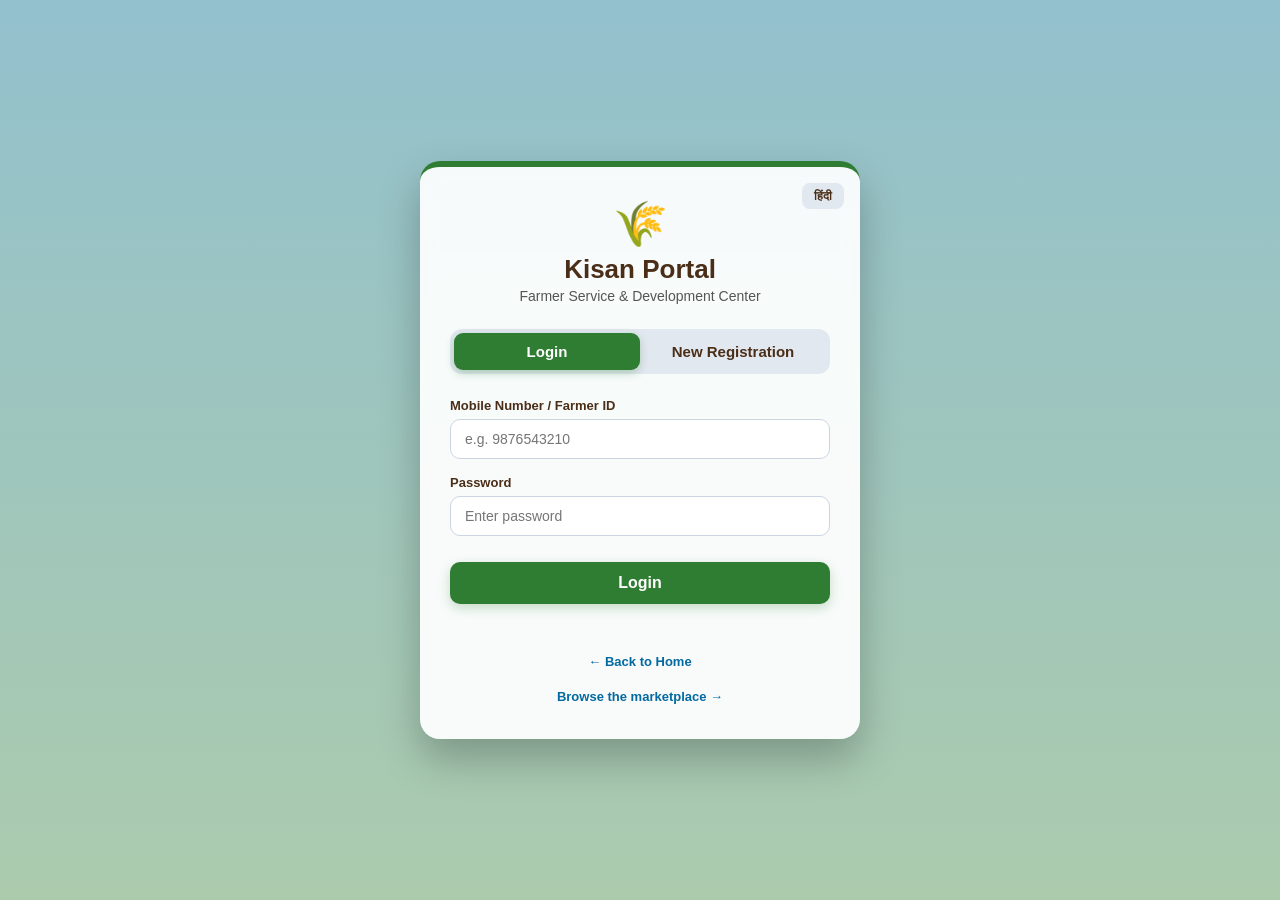
<file: standalone-pages/auth/auth.html>
<!DOCTYPE html>
<html lang="en">
<head>
  <meta charset="UTF-8">
  <meta name="viewport" content="width=device-width, initial-scale=1.0">
  <title>Kisan Portal | Login & Registration</title>
  <link rel="icon" href="data:image/svg+xml,<svg xmlns='http://www.w3.org/2000/svg' viewBox='0 0 100 100'><text y='.9em' font-size='90'>🌾</text></svg>">
  <style>
    * {
      margin: 0;
      padding: 0;
      box-sizing: border-box;
      font-family: 'Segoe UI', Tahoma, Geneva, Verdana, sans-serif;
    }

    body {
      min-height: 100vh;
      display: flex;
      justify-content: center;
      align-items: center;
      padding: 20px;
      /* body background */
      background: linear-gradient(rgba(14, 116, 144, 0.45), rgba(46, 125, 50, 0.4)), 
                  url('https://images.unsplash.com/photo-1500937386664-56d1dfef3854?q=80&w=1920&auto=format&fit=crop') no-repeat center center fixed;
      background-size: cover;
    }

    /* Glassmorphic White Card */
    .auth-card {
      background: rgba(255, 255, 255, 0.92);
      backdrop-filter: blur(8px);
      -webkit-backdrop-filter: blur(8px);
      width: 100%;
      max-width: 440px;
      padding: 35px 30px;
      border-radius: 20px;
      box-shadow: 0 20px 40px rgba(0, 0, 0, 0.25);
      border-top: 6px solid #2e7d32;
      position: relative;
    }

    /* Language toggle button */
    .lang-toggle {
      position: absolute;
      top: 16px;
      right: 16px;
      background: #e2e8f0;
      color: #4a2e18;
      border: none;
      padding: 6px 12px;
      border-radius: 8px;
      font-size: 12px;
      font-weight: 700;
      cursor: pointer;
      transition: 0.2s;
    }

    .lang-toggle:hover {
      background: #cbd5e1;
    }

    .header-box {
      text-align: center;
      margin-bottom: 25px;
    }

    .header-box .icon {
      font-size: 44px;
      line-height: 1;
    }

    .header-box h2 {
      color: #4a2e18; /* Rich Soil Brown */
      font-size: 26px;
      margin-top: 8px;
      font-weight: 700;
    }

    .header-box p {
      color: #555;
      font-size: 14px;
      margin-top: 3px;
    }

    /* Tab Switcher */
    .tab-container {
      display: flex;
      background: #e2e8f0;
      padding: 4px;
      border-radius: 12px;
      margin-bottom: 24px;
    }

    .tab-btn {
      flex: 1;
      padding: 10px;
      border: none;
      background: transparent;
      font-size: 15px;
      font-weight: 600;
      color: #4a2e18;
      cursor: pointer;
      border-radius: 9px;
      transition: 0.3s ease;
    }

    .tab-btn.active {
      background: #2e7d32;
      color: #ffffff;
      box-shadow: 0 3px 8px rgba(46, 125, 50, 0.3);
    }

    .form-box {
      display: none;
    }

    .form-box.active {
      display: block;
    }

    .input-group {
      margin-bottom: 16px;
    }

    .input-group label {
      display: block;
      font-size: 13px;
      font-weight: 600;
      color: #4a2e18;
      margin-bottom: 6px;
    }

    .input-group input {
      width: 100%;
      padding: 11px 14px;
      border: 1.5px solid #cbd5e1;
      border-radius: 10px;
      outline: none;
      font-size: 14px;
      background: #ffffff;
      transition: 0.3s;
    }

    .input-group input:focus {
      border-color: #0284c7; /* Sky blue glow */
      box-shadow: 0 0 0 3px rgba(2, 132, 199, 0.15);
    }

    .submit-btn {
      width: 100%;
      padding: 12px;
      background: #2e7d32;
      color: #ffffff;
      border: none;
      border-radius: 10px;
      font-size: 16px;
      font-weight: 600;
      cursor: pointer;
      transition: 0.3s;
      margin-top: 10px;
      box-shadow: 0 4px 12px rgba(46, 125, 50, 0.25);
    }

    .submit-btn:hover {
      background: #256628;
      transform: translateY(-1px);
    }

    .home-link {
      display: block;
      text-align: center;
      margin-top: 20px;
      font-size: 13px;
      color: #0369a1;
      text-decoration: none;
      font-weight: 600;
    }

    .home-link:hover {
      text-decoration: underline;
    }
  </style>
</head>
<body>

  <div class="auth-card">
    <button class="lang-toggle" id="langToggleBtn" onclick="toggleLanguage()">हिंदी</button>

    <div class="header-box">
      <div class="icon">🌾</div>
      <h2 data-i18n="title">Kisan Portal</h2>
      <p data-i18n="subtitle">Farmer Service & Development Center</p>
    </div>

    <div class="tab-container">
      <button class="tab-btn active" id="loginTabBtn" onclick="switchTab('login')" data-i18n="loginTab">Login</button>
      <button class="tab-btn" id="registerTabBtn" onclick="switchTab('register')" data-i18n="registerTab">New Registration</button>
    </div>

    <!-- LOGIN FORM -->
    <form id="loginForm" class="form-box active" onsubmit="handleLogin(event)">
      <div class="input-group">
        <label data-i18n="loginIdLabel">Mobile Number / Farmer ID</label>
        <input type="text" id="loginId" data-i18n-placeholder="loginIdPlaceholder" placeholder="e.g. 9876543210" required>
      </div>

      <div class="input-group">
        <label data-i18n="passwordLabel">Password</label>
        <input type="password" id="loginPassword" data-i18n-placeholder="passwordPlaceholder" placeholder="Enter password" required>
      </div>

      <button type="submit" class="submit-btn" data-i18n="loginBtn">Login</button>
    </form>

    <!-- REGISTRATION FORM -->
    <form id="registerForm" class="form-box" onsubmit="handleRegister(event)">
      <div class="input-group">
        <label data-i18n="nameLabel">Farmer's Name</label>
        <input type="text" id="regName" data-i18n-placeholder="namePlaceholder" placeholder="Enter your full name" required>
      </div>

      <div class="input-group">
        <label data-i18n="phoneLabel">Mobile Number</label>
        <input type="tel" id="regPhone" data-i18n-placeholder="phonePlaceholder" placeholder="10-digit mobile number" pattern="[0-9]{10}" required>
      </div>

      <div class="input-group">
        <label data-i18n="createPasswordLabel">Create Password</label>
        <input type="password" id="regPassword" data-i18n-placeholder="createPasswordPlaceholder" placeholder="Create a new password" required>
      </div>

      <div class="input-group">
        <label data-i18n="roleLabel">Account type</label>
        <select id="regRole" style="width:100%;padding:11px 14px;border:1.5px solid #cbd5e1;border-radius:10px;font-size:14px;background:#fff">
          <option value="farmer">Farmer</option>
          <option value="customer">Customer</option>
        </select>
      </div>

      <button type="submit" class="submit-btn" data-i18n="registerBtn">Complete Registration</button>
    </form>

    <p id="authError" style="color:#b91c1c;font-size:13px;margin-top:12px;min-height:18px"></p>
    <a href="/" class="home-link" data-i18n="homeLink">← Back to Home</a>
    <a href="/marketplace" class="home-link">Browse the marketplace →</a>
  </div>

  <script>
    const translations = {
      en: {
        title: "Kisan Portal",
        subtitle: "Farmer Service & Development Center",
        loginTab: "Login",
        registerTab: "New Registration",
        loginIdLabel: "Mobile Number / Farmer ID",
        loginIdPlaceholder: "e.g. 9876543210",
        passwordLabel: "Password",
        passwordPlaceholder: "Enter password",
        loginBtn: "Login",
        nameLabel: "Farmer's Name",
        namePlaceholder: "Enter your full name",
        phoneLabel: "Mobile Number",
        phonePlaceholder: "10-digit mobile number",
        createPasswordLabel: "Create Password",
        createPasswordPlaceholder: "Create a new password",
        registerBtn: "Complete Registration",
        homeLink: "← Back to Home",
        toggleLabel: "हिंदी",
        welcomeMsg: (name) => `Congratulations ${name}! Your account has been created successfully. Please login now.`,
        loginWelcome: (name) => `Welcome, ${name}!`,
        noAccount: "No farmer account found! Please register first.",
        wrongCreds: "Incorrect mobile number or password!"
      },
      hi: {
        title: "किसान पोर्टल",
        subtitle: "अन्नदाता सेवा और विकास केंद्र",
        loginTab: "लॉग इन",
        registerTab: "नया पंजीकरण",
        loginIdLabel: "मोबाइल नंबर / किसान ID",
        loginIdPlaceholder: "उदा. 9876543210",
        passwordLabel: "पासवर्ड",
        passwordPlaceholder: "पासवर्ड दर्ज करें",
        loginBtn: "लॉग इन करें",
        nameLabel: "किसान का नाम",
        namePlaceholder: "अपना पूरा नाम लिखें",
        phoneLabel: "मोबाइल नंबर",
        phonePlaceholder: "10 अंकों का मोबाइल नंबर",
        createPasswordLabel: "पासवर्ड बनाएं",
        createPasswordPlaceholder: "नया पासवर्ड बनाएं",
        registerBtn: "पंजीकरण पूरा करें",
        homeLink: "← मुख्य पृष्ठ पर वापस जाएं",
        toggleLabel: "English",
        welcomeMsg: (name) => `बधाई हो ${name} जी! आपका खाता सफलतापूर्वक बन गया है। अब लॉग इन करें।`,
        loginWelcome: (name) => `स्वागत है, ${name} जी!`,
        noAccount: "कोई किसान खाता नहीं मिला! कृपया पहले नया पंजीकरण करें।",
        wrongCreds: "गलत मोबाइल नंबर या पासवर्ड!"
      }
    };

    let currentLang = 'en';

    function applyTranslations() {
      const t = translations[currentLang];

      document.querySelectorAll('[data-i18n]').forEach(el => {
        const key = el.getAttribute('data-i18n');
        if (t[key]) el.textContent = t[key];
      });

      document.querySelectorAll('[data-i18n-placeholder]').forEach(el => {
        const key = el.getAttribute('data-i18n-placeholder');
        if (t[key]) el.setAttribute('placeholder', t[key]);
      });

      document.getElementById('langToggleBtn').textContent = t.toggleLabel;
      document.documentElement.lang = currentLang;
    }

    function toggleLanguage() {
      currentLang = currentLang === 'en' ? 'hi' : 'en';
      applyTranslations();
    }

    function switchTab(mode) {
      const loginForm = document.getElementById('loginForm');
      const regForm = document.getElementById('registerForm');
      const loginBtn = document.getElementById('loginTabBtn');
      const regBtn = document.getElementById('registerTabBtn');

      if (mode === 'login') {
        loginForm.classList.add('active');
        regForm.classList.remove('active');
        loginBtn.classList.add('active');
        regBtn.classList.remove('active');
      } else {
        loginForm.classList.remove('active');
        regForm.classList.add('active');
        loginBtn.classList.remove('active');
        regBtn.classList.add('active');
      }
    }

    const API = window.KISAN_API_URL || (location.hostname === "localhost" || location.hostname === "127.0.0.1" ? "http://127.0.0.1:8000" : location.origin);
    // Phone numbers are mapped to an email-shaped login id. The domain
    // must pass the backend's EmailStr validation: "@kisan.local" is
    // rejected (".local" is a reserved special-use name), so use
    // "@phone.kisan.direct" instead. This is a login id only, not a
    // real mailbox; no email is ever sent to it.
    function toEmail(id){ return id.includes("@") ? id : id + "@phone.kisan.direct"; }
    async function handleRegister(e) {
      e.preventDefault();
      const t = translations[currentLang];
      const name = document.getElementById('regName').value;
      const email = toEmail(document.getElementById('regPhone').value.trim());
      const password = document.getElementById('regPassword').value;
      const role = document.getElementById('regRole').value;
      try {
        const r = await fetch(API + "/api/register", {method:"POST", headers:{"Content-Type":"application/json"},
          body: JSON.stringify({name, email, password, role})});
        const d = await r.json();
        if(!r.ok) throw new Error(d.detail || "Registration failed");
        localStorage.setItem('kdToken', d.access_token);
        localStorage.setItem('kdUser', JSON.stringify({id:d.id, name:d.name, email:d.email, role:d.role}));
        alert(t.welcomeMsg(name));
        window.location.href = role === 'farmer' ? '/dashboard' : '/marketplace';
      } catch(err){ document.getElementById('authError').textContent = err.message; }
    }

    async function handleLogin(e) {
      e.preventDefault();
      const t = translations[currentLang];
      const email = toEmail(document.getElementById('loginId').value.trim());
      const password = document.getElementById('loginPassword').value;
      try {
        const r = await fetch(API + "/api/login", {method:"POST", headers:{"Content-Type":"application/json"},
          body: JSON.stringify({email, password})});
        const d = await r.json();
        if(!r.ok) throw new Error(d.detail || "Login failed");
        localStorage.setItem('kdToken', d.access_token);
        localStorage.setItem('kdUser', JSON.stringify({id:d.id, name:d.name, email:d.email, role:d.role}));
        alert(t.loginWelcome(d.name));
        window.location.href = d.role === 'farmer' ? '/dashboard' : '/marketplace';
      } catch(err){ document.getElementById('authError').textContent = t.wrongCreds; }
    }

    const _tab = new URLSearchParams(location.search).get('tab');
    if (_tab === 'register' || _tab === 'login') switchTab(_tab);
    applyTranslations();
  </script>

</body>
</html>
</file>
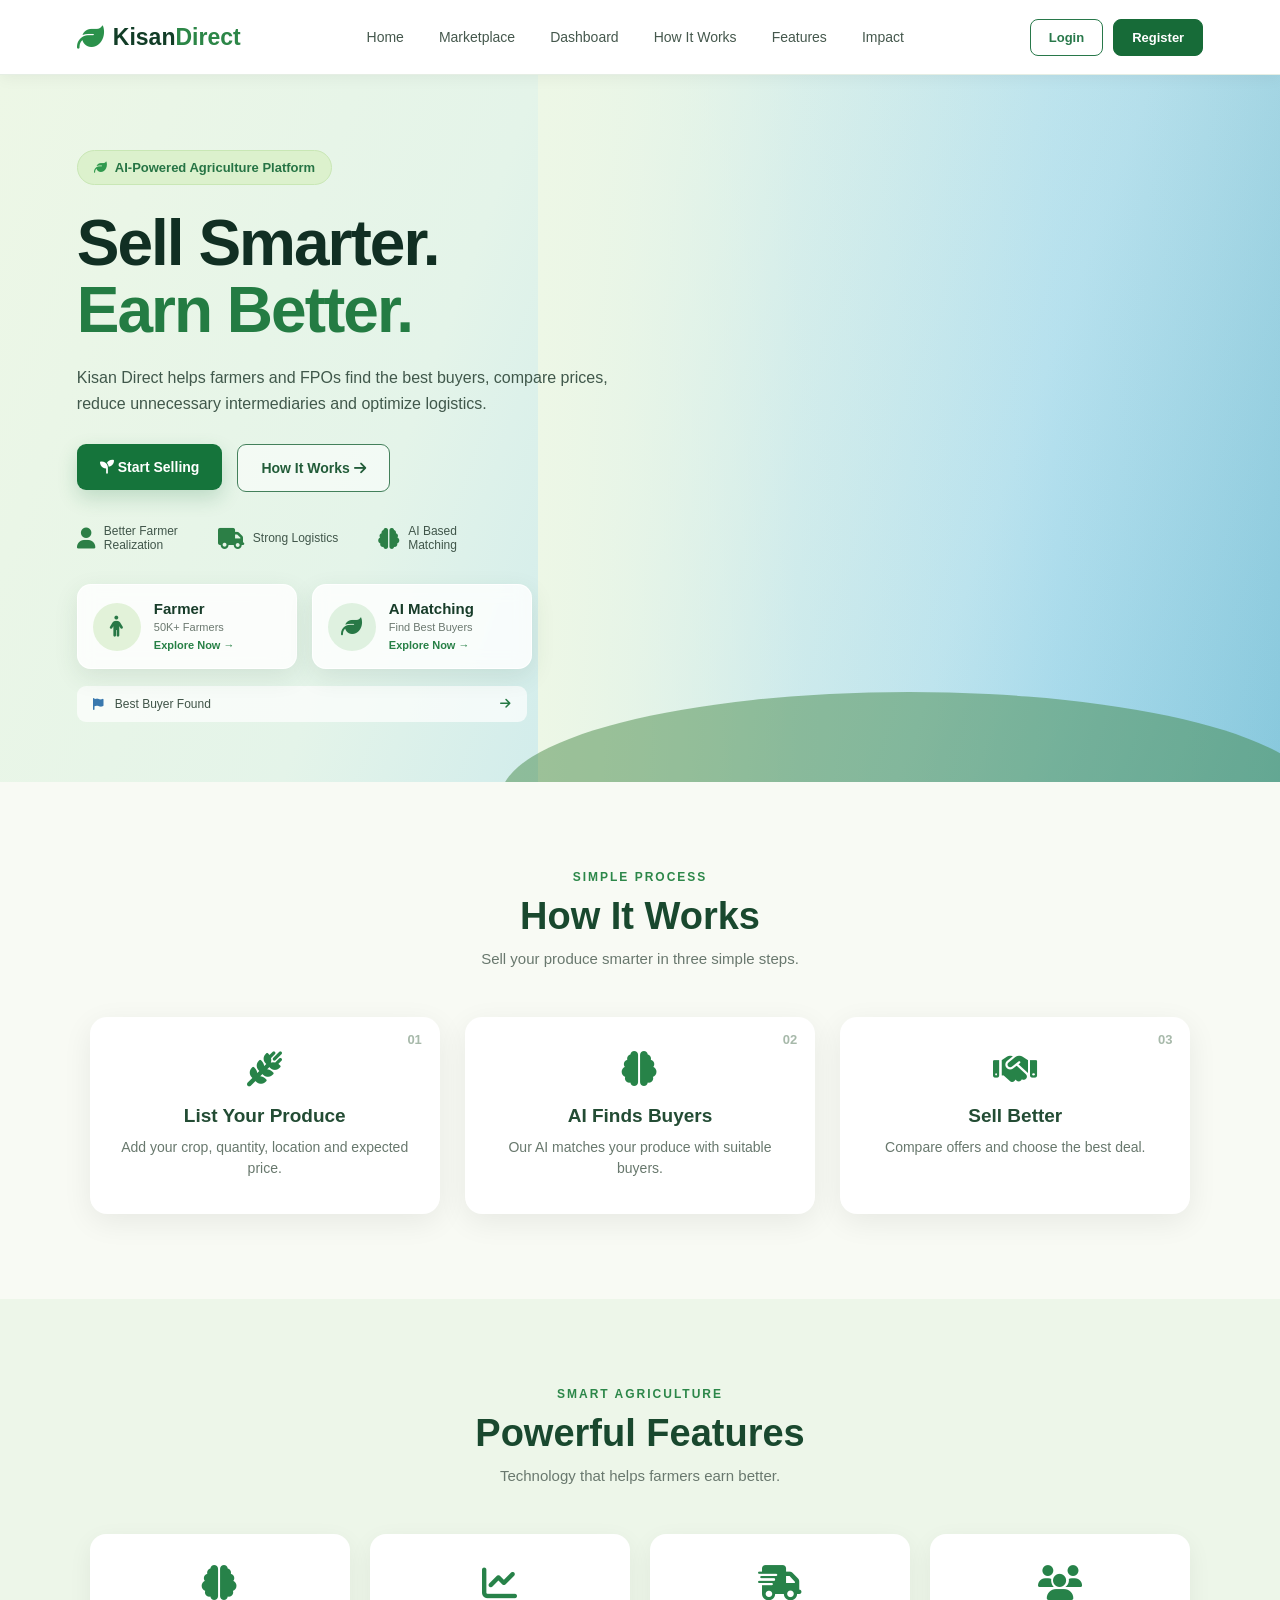
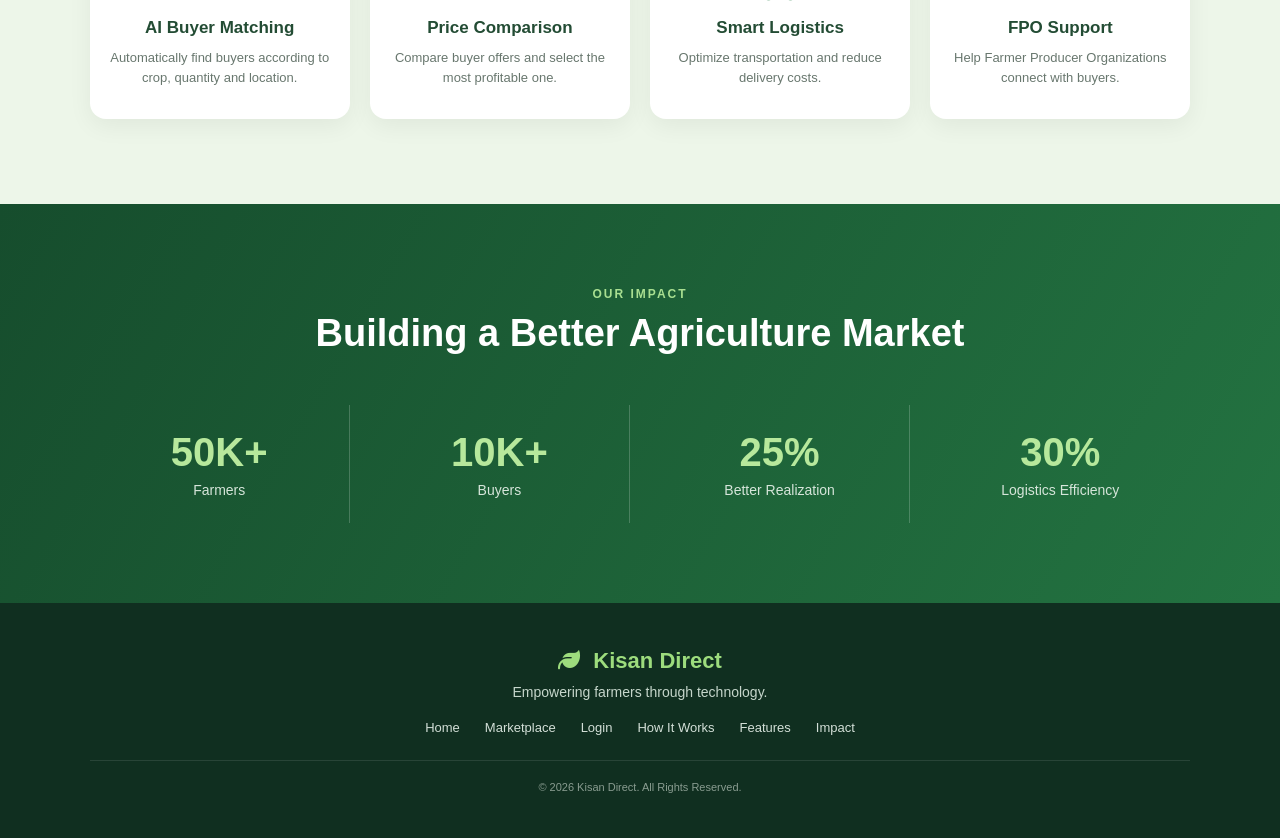
<file: standalone-pages/homepage/homepage.html>
<!DOCTYPE html>
<html lang="en">
<head>
    <meta charset="UTF-8">
    <meta name="viewport" content="width=device-width, initial-scale=1.0">
    <title>Kisan Direct | Sell Smarter. Earn Better.</title>
    <link rel="icon" href="data:image/svg+xml,<svg xmlns='http://www.w3.org/2000/svg' viewBox='0 0 100 100'><text y='.9em' font-size='90'>🌱</text></svg>">
    <link rel="stylesheet" href="homepage.css">
    <!-- Font Awesome -->
    <link rel="stylesheet" href="https://cdnjs.cloudflare.com/ajax/libs/font-awesome/6.5.0/css/all.min.css">
</head>
<body>
<!-- ================= NAVBAR ================= -->
<header class="navbar">
    <div class="logo"><i class="fa-solid fa-leaf"></i><span>Kisan<span>Direct</span></span></div>
    <nav><a href="/">Home</a><a href="/marketplace">Marketplace</a><a href="/dashboard">Dashboard</a><a href="#how">How It Works</a><a href="#features">Features</a><a href="#impact">Impact</a></nav>
    <div class="auth-buttons">
        <a href="/auth"><button class="login-btn">Login</button></a>
        <a href="/auth?tab=register"><button class="register-btn">Register</button></a>
    </div>
</header>
<!-- ================= HERO ================= -->
<section class="hero">
    <div class="hero-content">
        <div class="tag"><i class="fa-solid fa-leaf"></i> AI-Powered Agriculture Platform</div>
        <h1>Sell Smarter.<br><span>Earn Better.</span></h1>
        <p class="description">Kisan Direct helps farmers and FPOs find the best buyers, compare prices, reduce unnecessary intermediaries and optimize logistics.</p>
        <div class="hero-buttons">
            <a href="/marketplace#sell"><button class="sell-btn"><i class="fa-solid fa-seedling"></i> Start Selling</button></a>
            <button class="works-btn" onclick="document.getElementById('how').scrollIntoView({behavior:'smooth'})">How It Works <i class="fa-solid fa-arrow-right"></i></button>
        </div>
        <div class="quick-features">
            <div class="quick-item"><i class="fa-solid fa-user"></i><span>Better Farmer<br>Realization</span></div>
            <div class="quick-item"><i class="fa-solid fa-truck"></i><span>Strong Logistics</span></div>
            <div class="quick-item"><i class="fa-solid fa-brain"></i><span>AI Based<br>Matching</span></div>
        </div>
        <div class="info-cards">
            <div class="info-card"><div class="card-icon"><i class="fa-solid fa-person"></i></div><div><h3>Farmer</h3><p>50K+ Farmers</p><a href="/marketplace">Explore Now →</a></div></div>
            <div class="info-card"><div class="card-icon ai-icon"><i class="fa-solid fa-leaf"></i></div><div><h3>AI Matching</h3><p>Find Best Buyers</p><a href="/marketplace">Explore Now →</a></div></div>
        </div>
        <div class="buyer-bar"><i class="fa-solid fa-flag"></i><span>Best Buyer Found</span><i class="fa-solid fa-arrow-right"></i></div>
    </div>
    <div class="hero-image"><div class="image-overlay"></div></div>
</section>
<!-- ================= HOW IT WORKS ================= -->
<section class="section" id="how">
    <div class="section-heading"><span class="small-title">SIMPLE PROCESS</span><h2>How It Works</h2><p>Sell your produce smarter in three simple steps.</p></div>
    <div class="steps">
        <div class="step-card"><div class="step-number">01</div><i class="fa-solid fa-wheat-awn"></i><h3>List Your Produce</h3><p>Add your crop, quantity, location and expected price.</p></div>
        <div class="step-card"><div class="step-number">02</div><i class="fa-solid fa-brain"></i><h3>AI Finds Buyers</h3><p>Our AI matches your produce with suitable buyers.</p></div>
        <div class="step-card"><div class="step-number">03</div><i class="fa-solid fa-handshake"></i><h3>Sell Better</h3><p>Compare offers and choose the best deal.</p></div>
    </div>
</section>
<!-- ================= FEATURES ================= -->
<section class="section features-section" id="features">
    <div class="section-heading"><span class="small-title">SMART AGRICULTURE</span><h2>Powerful Features</h2><p>Technology that helps farmers earn better.</p></div>
    <div class="feature-grid">
        <div class="feature-card"><i class="fa-solid fa-brain"></i><h3>AI Buyer Matching</h3><p>Automatically find buyers according to crop, quantity and location.</p></div>
        <div class="feature-card"><i class="fa-solid fa-chart-line"></i><h3>Price Comparison</h3><p>Compare buyer offers and select the most profitable one.</p></div>
        <div class="feature-card"><i class="fa-solid fa-truck-fast"></i><h3>Smart Logistics</h3><p>Optimize transportation and reduce delivery costs.</p></div>
        <div class="feature-card"><i class="fa-solid fa-users"></i><h3>FPO Support</h3><p>Help Farmer Producer Organizations connect with buyers.</p></div>
    </div>
</section>
<!-- ================= IMPACT ================= -->
<section class="impact" id="impact">
    <div class="section-heading"><span class="small-title">OUR IMPACT</span><h2>Building a Better Agriculture Market</h2></div>
    <div class="impact-grid">
        <div class="impact-box"><h3>50K+</h3><p>Farmers</p></div>
        <div class="impact-box"><h3>10K+</h3><p>Buyers</p></div>
        <div class="impact-box"><h3>25%</h3><p>Better Realization</p></div>
        <div class="impact-box"><h3>30%</h3><p>Logistics Efficiency</p></div>
    </div>
</section>
<!-- ================= FOOTER ================= -->
<footer>
    <div class="footer-logo"><i class="fa-solid fa-leaf"></i> Kisan Direct</div>
    <p>Empowering farmers through technology.</p>
    <div class="footer-links"><a href="/">Home</a><a href="/marketplace">Marketplace</a><a href="/auth">Login</a><a href="#how">How It Works</a><a href="#features">Features</a><a href="#impact">Impact</a></div>
    <div class="copyright">© 2026 Kisan Direct. All Rights Reserved.</div>
</footer>
</body>
</html>
</file>
<file: standalone-pages/homepage/homepage.css>
* {
    margin: 0;
    padding: 0;
    box-sizing: border-box;
}

html {
    scroll-behavior: smooth;
}

body {
    font-family: Arial, Helvetica, sans-serif;

    color: #173c29;

    background: #f7faf3;
}


/* ================= NAVBAR ================= */

.navbar {

    height: 75px;

    padding: 0 6%;

    display: flex;

    align-items: center;

    justify-content: space-between;

    background: rgba(255, 255, 255, 0.96);

    position: sticky;

    top: 0;

    z-index: 1000;

    border-bottom: 1px solid #e5eee4;

    box-shadow: 0 3px 15px rgba(0,0,0,0.05);
}


/* LOGO */

.logo {

    display: flex;

    align-items: center;

    gap: 9px;

    font-size: 23px;

    font-weight: 700;

    color: #123d27;
}

.logo i {

    font-size: 27px;

    color: #2b914b;
}

.logo span span {

    color: #2c8647;
}


/* NAVIGATION */

.navbar nav {

    display: flex;

    gap: 35px;
}

.navbar nav a {

    text-decoration: none;

    color: #45584d;

    font-size: 14px;

    transition: 0.3s;
}

.navbar nav a:hover {

    color: #218144;
}


/* LOGIN REGISTER */

.auth-buttons {

    display: flex;

    gap: 10px;
}

.login-btn,
.register-btn {

    padding: 10px 18px;

    border-radius: 8px;

    font-weight: 600;

    cursor: pointer;

    font-size: 13px;
}

.login-btn {

    background: white;

    border: 1px solid #28784a;

    color: #28784a;
}

.register-btn {

    background: #176b38;

    color: white;

    border: 1px solid #176b38;
}

.login-btn:hover {

    background: #edf7ed;
}

.register-btn:hover {

    background: #0d542a;
}



/* =====================================================
   HERO SECTION
===================================================== */

.hero {

    min-height: 680px;

    position: relative;

    overflow: hidden;

    display: flex;

    background:
        linear-gradient(
            110deg,
            #edf7e6 0%,
            #e4f4e9 35%,
            #b9e2ef 75%,
            #8ccde5 100%
        );
}


/* LEFT SIDE */

.hero-content {

    width: 55%;

    padding: 75px 0 60px 6%;

    position: relative;

    z-index: 10;
}


/* TAG */

.tag {

    display: inline-flex;

    align-items: center;

    gap: 8px;

    padding: 9px 16px;

    background: rgba(219, 241, 202, 0.9);

    border: 1px solid #c9e7b5;

    border-radius: 30px;

    color: #267444;

    font-size: 13px;

    font-weight: 600;
}

.tag i {

    color: #31994e;
}


/* HEADING */

.hero h1 {

    margin-top: 25px;

    font-size: 64px;

    line-height: 1.04;

    letter-spacing: -2px;

    color: #112f23;
}

.hero h1 span {

    color: #247c43;
}


/* DESCRIPTION */

.description {

    max-width: 580px;

    margin-top: 22px;

    color: #40584b;

    font-size: 16px;

    line-height: 1.6;
}


/* HERO BUTTONS */

.hero-buttons {

    display: flex;

    gap: 15px;

    margin-top: 28px;
}

.sell-btn,
.works-btn {

    padding: 15px 23px;

    border-radius: 9px;

    cursor: pointer;

    font-weight: 700;

    font-size: 14px;

    transition: 0.3s;
}

.sell-btn {

    border: none;

    background: #15743b;

    color: white;

    box-shadow: 0 8px 20px rgba(21,116,59,0.2);
}

.sell-btn:hover {

    transform: translateY(-2px);

    background: #0e5c2d;
}

.works-btn {

    background: rgba(255,255,255,0.55);

    border: 1px solid #43805b;

    color: #225c39;
}

.works-btn:hover {

    background: white;
}



/* ================= QUICK FEATURES ================= */

.quick-features {

    display: flex;

    gap: 40px;

    margin-top: 32px;
}

.quick-item {

    display: flex;

    align-items: center;

    gap: 9px;

    font-size: 12px;

    color: #40564a;
}

.quick-item i {

    font-size: 21px;

    color: #2c7f46;
}



/* ================= INFO CARDS ================= */

.info-cards {

    display: flex;

    gap: 15px;

    margin-top: 32px;
}

.info-card {

    width: 220px;

    padding: 15px;

    display: flex;

    align-items: center;

    gap: 13px;

    background: rgba(255,255,255,0.82);

    border: 1px solid rgba(255,255,255,0.9);

    border-radius: 14px;

    box-shadow: 0 8px 25px rgba(35,76,49,0.1);

    backdrop-filter: blur(8px);
}

.card-icon {

    width: 48px;

    height: 48px;

    display: flex;

    align-items: center;

    justify-content: center;

    border-radius: 50%;

    background: #e2f2d9;

    color: #287846;

    font-size: 21px;
}

.ai-icon {

    background: #dff1e0;
}

.info-card h3 {

    font-size: 15px;

    margin-bottom: 4px;
}

.info-card p {

    font-size: 11px;

    color: #6b786f;
}

.info-card a {

    display: inline-block;

    margin-top: 6px;

    font-size: 11px;

    font-weight: bold;

    color: #278046;

    text-decoration: none;
}



/* ================= BUYER BAR ================= */

.buyer-bar {

    width: 450px;

    margin-top: 17px;

    padding: 11px 16px;

    display: flex;

    align-items: center;

    gap: 11px;

    background: rgba(255,255,255,0.7);

    border-radius: 9px;

    font-size: 12px;

    color: #405448;
}

.buyer-bar i:first-child {

    color: #3978ae;
}

.buyer-bar i:last-child {

    margin-left: auto;

    color: #247842;
}



/* =====================================================
   REALISTIC FARM IMAGE
===================================================== */

.hero-image {

    position: absolute;

    right: 0;

    top: 0;

    width: 58%;

    height: 100%;

    background-image:
        url("https://images.unsplash.com/photo-1500382017468-9049fed747ef?auto=format&fit=crop&w=1800&q=90");

    background-size: cover;

    background-position: center;

    z-index: 1;
}


/* IMAGE BLENDING */

.image-overlay {

    position: absolute;

    inset: 0;

    background:
        linear-gradient(
            90deg,
            rgba(237,247,230,1) 0%,
            rgba(237,247,230,0.78) 12%,
            rgba(237,247,230,0.25) 35%,
            rgba(150,210,225,0.08) 70%,
            rgba(50,110,70,0.05) 100%
        );
}


/* BOTTOM GREEN CURVE */

.hero-image::after {

    content: "";

    position: absolute;

    left: -5%;

    bottom: -120px;

    width: 110%;

    height: 210px;

    background: #397e39;

    border-radius: 50% 50% 0 0;

    opacity: 0.45;
}



/* =====================================================
   COMMON SECTION
===================================================== */

.section {

    padding: 85px 7%;

    text-align: center;

    background: #f8faf4;
}

.section-heading {

    max-width: 700px;

    margin: auto;
}

.small-title {

    color: #2c8749;

    font-size: 12px;

    font-weight: bold;

    letter-spacing: 2px;
}

.section-heading h2 {

    margin-top: 10px;

    font-size: 38px;

    color: #19482e;
}

.section-heading p {

    margin-top: 12px;

    color: #69786e;

    font-size: 15px;
}



/* ================= HOW IT WORKS ================= */

.steps {

    margin-top: 50px;

    display: grid;

    grid-template-columns: repeat(3, 1fr);

    gap: 25px;
}

.step-card {

    position: relative;

    padding: 35px 25px;

    background: white;

    border-radius: 17px;

    box-shadow: 0 8px 30px rgba(0,0,0,0.07);

    transition: 0.3s;
}

.step-card:hover {

    transform: translateY(-7px);
}

.step-number {

    position: absolute;

    top: 15px;

    right: 18px;

    font-size: 13px;

    font-weight: bold;

    color: #a7b9aa;
}

.step-card > i {

    font-size: 35px;

    color: #278348;

    margin-bottom: 18px;
}

.step-card h3 {

    font-size: 19px;

    color: #234c34;

    margin-bottom: 10px;
}

.step-card p {

    color: #68786d;

    font-size: 14px;

    line-height: 1.5;
}



/* =====================================================
   FEATURES
===================================================== */

.features-section {

    background: #edf6e9;
}

.feature-grid {

    margin-top: 50px;

    display: grid;

    grid-template-columns: repeat(4, 1fr);

    gap: 20px;
}

.feature-card {

    padding: 32px 20px;

    background: white;

    border-radius: 16px;

    box-shadow: 0 7px 25px rgba(0,0,0,0.06);

    transition: 0.3s;
}

.feature-card:hover {

    transform: translateY(-7px);
}

.feature-card i {

    font-size: 35px;

    color: #278249;
}

.feature-card h3 {

    margin-top: 17px;

    font-size: 17px;

    color: #234c34;
}

.feature-card p {

    margin-top: 10px;

    color: #68776e;

    font-size: 13px;

    line-height: 1.5;
}



/* =====================================================
   IMPACT
===================================================== */

.impact {

    padding: 80px 7%;

    text-align: center;

    background:
        linear-gradient(
            120deg,
            #164d2d,
            #237341
        );

    color: white;
}

.impact .small-title {

    color: #a9df91;
}

.impact .section-heading h2 {

    color: white;
}

.impact-grid {

    margin-top: 50px;

    display: grid;

    grid-template-columns: repeat(4, 1fr);

    gap: 20px;
}

.impact-box {

    padding: 25px;

    border-right: 1px solid rgba(255,255,255,0.2);
}

.impact-box:last-child {

    border-right: none;
}

.impact-box h3 {

    font-size: 40px;

    color: #b7e89c;
}

.impact-box p {

    margin-top: 7px;

    color: #d6e5da;

    font-size: 14px;
}



/* =====================================================
   FOOTER
===================================================== */

footer {

    padding: 45px 7%;

    text-align: center;

    background: #102f20;

    color: white;
}

.footer-logo {

    font-size: 22px;

    font-weight: bold;

    color: #9ddc7d;
}

.footer-logo i {

    margin-right: 7px;
}

footer > p {

    margin-top: 10px;

    color: #c6d6cb;

    font-size: 14px;
}

.footer-links {

    display: flex;

    justify-content: center;

    gap: 25px;

    margin-top: 20px;
}

.footer-links a {

    color: #d3dfd7;

    text-decoration: none;

    font-size: 13px;
}

.footer-links a:hover {

    color: #8ed16f;
}

.copyright {

    margin-top: 25px;

    padding-top: 20px;

    border-top: 1px solid rgba(255,255,255,0.1);

    color: #899c90;

    font-size: 11px;
}



/* =====================================================
   RESPONSIVE
===================================================== */

@media (max-width: 1000px) {

    .navbar nav {

        gap: 18px;
    }

    .hero-content {

        width: 60%;
    }

    .hero-image {

        width: 55%;
    }

    .hero h1 {

        font-size: 52px;
    }

    .feature-grid {

        grid-template-columns: repeat(2, 1fr);
    }

}


@media (max-width: 750px) {

    .navbar {

        padding: 0 4%;
    }

    .navbar nav {

        display: none;
    }

    .hero {

        min-height: 800px;
    }

    .hero-content {

        width: 100%;

        padding: 55px 6%;
    }

    .hero-image {

        width: 100%;

        opacity: 0.3;
    }

    .hero h1 {

        font-size: 48px;
    }

    .quick-features {

        flex-direction: column;

        gap: 15px;
    }

    .steps {

        grid-template-columns: 1fr;
    }

    .impact-grid {

        grid-template-columns: repeat(2, 1fr);
    }

}


@media (max-width: 500px) {

    .auth-buttons {

        display: none;
    }

    .hero h1 {

        font-size: 40px;
    }

    .hero-buttons {

        flex-direction: column;
    }

    .sell-btn,
    .works-btn {

        width: 100%;
    }

    .info-cards {

        flex-direction: column;
    }

    .info-card {

        width: 100%;
    }

    .buyer-bar {

        width: 100%;
    }

    .feature-grid {

        grid-template-columns: 1fr;
    }

    .impact-grid {

        grid-template-columns: 1fr 1fr;
    }

}
</file>
